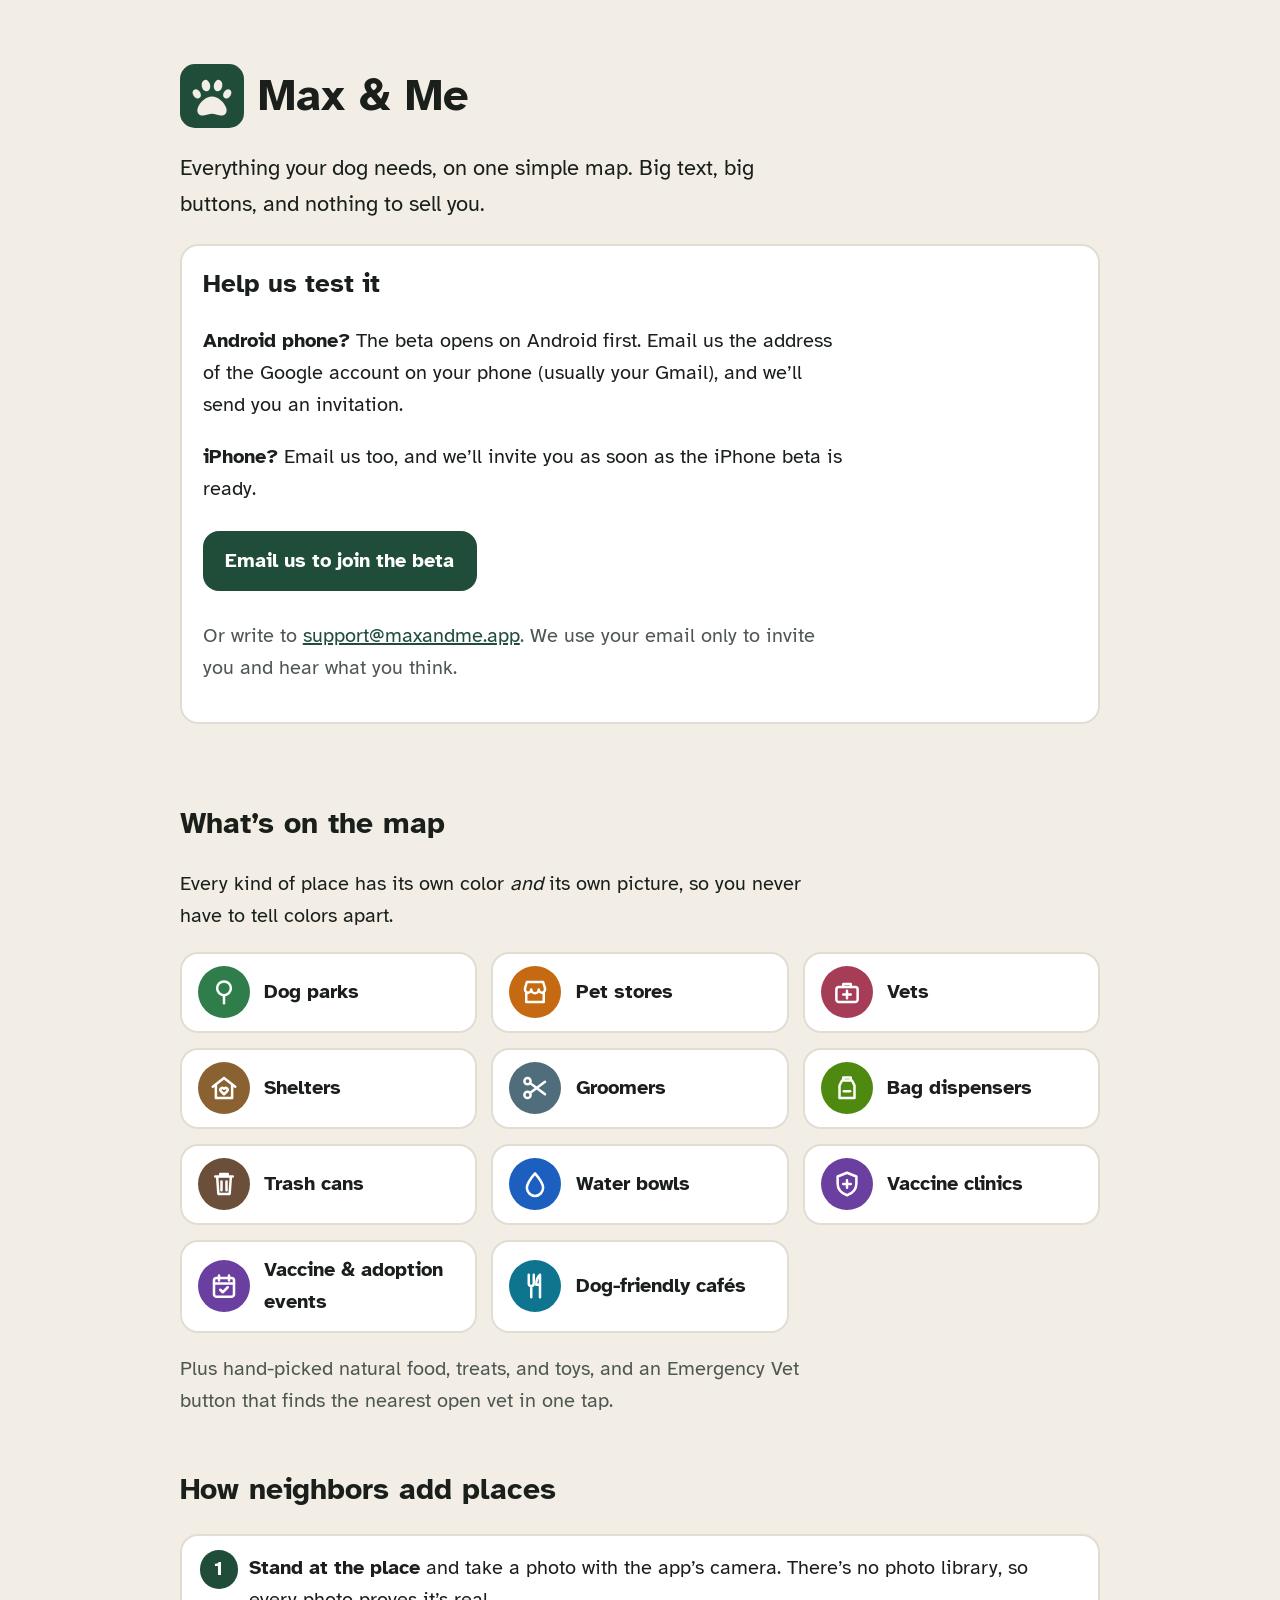
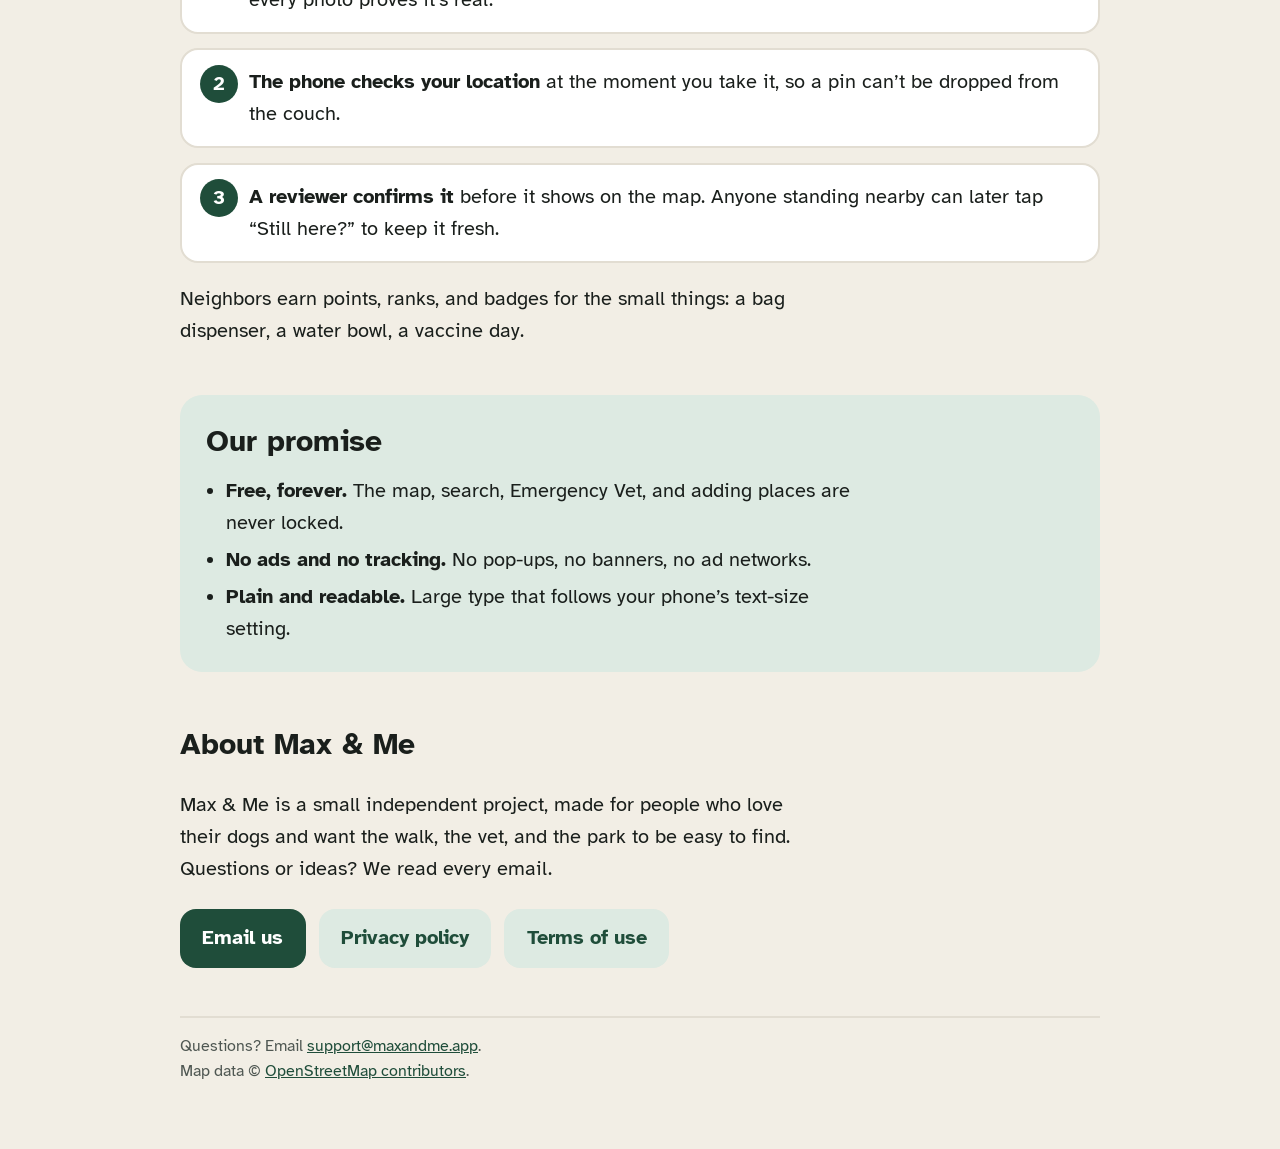
<file: index.html>
<!doctype html>
<html lang="en">
<head>
  <meta charset="utf-8">
  <meta name="viewport" content="width=device-width, initial-scale=1">
  <title>Max &amp; Me — everything your dog needs, on one map</title>
  <meta name="description" content="A simple, large-print map of dog parks, vets, water bowls, bag dispensers, groomers, and more — kept up to date by neighbors.">
  <link rel="preload" href="fonts/AtkinsonHyperlegible_400Regular.ttf" as="font" type="font/ttf" crossorigin>
  <link rel="icon" type="image/png" href="img/favicon.png">
  <link rel="apple-touch-icon" href="img/apple-touch-icon.png">
  <link rel="stylesheet" href="style.css">
</head>
<body>
<main class="wide">
  <div class="hero">
    <h1><img class="logo" src="img/logo.svg" alt="" width="64" height="64">Max &amp; Me</h1>
    <p class="lead">Everything your dog needs, on one simple map. Big text, big buttons, and nothing to sell you.</p>
    <div class="card beta" id="beta">
      <h2>Help us test it</h2>
      <p><strong>Android phone?</strong> The beta opens on Android first. Email us the address of the Google account on your phone (usually your Gmail), and we’ll send you an invitation.</p>
      <p><strong>iPhone?</strong> Email us too, and we’ll invite you as soon as the iPhone beta is ready.</p>
      <a class="button" href="mailto:support@maxandme.app?subject=Max%20%26%20Me%20beta&amp;body=I%E2%80%99d%20like%20to%20test%20Max%20%26%20Me.%0A%0AMy%20phone%20(Android%20or%20iPhone)%3A%20%0AThe%20Google%20account%20email%20on%20my%20phone%20(Android%20only)%3A%20%0ATown%20where%20I%20walk%20my%20dog%3A%20%0A">Email us to join the beta</a>
      <p class="muted">Or write to <a href="mailto:support@maxandme.app">support@maxandme.app</a>. We use your email only to invite you and hear what you think.</p>
    </div>
  </div>

  <section>
    <h2>What’s on the map</h2>
    <p>Every kind of place has its own color <em>and</em> its own picture, so you never have to tell colors apart.</p>
    <ul class="kinds">
      <li style="--c:#2F7D4A"><svg viewBox="0 0 24 24" aria-hidden="true"><circle cx="12" cy="9" r="5.5"/><path d="M12 14.5V21"/></svg>Dog parks</li>
      <li style="--c:#C56A12"><svg viewBox="0 0 24 24" aria-hidden="true"><path d="M4 9l1.5-5h13L20 9v1a2.5 2.5 0 0 1-5 0 2.5 2.5 0 0 1-6 0A2.5 2.5 0 0 1 4 10zM5 13v7h14v-7"/></svg>Pet stores</li>
      <li style="--c:#A63D57"><svg viewBox="0 0 24 24" aria-hidden="true"><rect x="3.5" y="8" width="17" height="12" rx="2"/><path d="M9 8V5.5h6V8M12 11v6M9 14h6"/></svg>Vets</li>
      <li style="--c:#8A6232"><svg viewBox="0 0 24 24" aria-hidden="true"><path d="M3 11l9-7 9 7M5.5 9.5V20h13V9.5"/><path d="M12 17l-2.6-2.5a1.6 1.6 0 0 1 2.6-1.9 1.6 1.6 0 0 1 2.6 1.9z"/></svg>Shelters</li>
      <li style="--c:#4F6D7A"><svg viewBox="0 0 24 24" aria-hidden="true"><circle cx="6" cy="6.5" r="2.5"/><circle cx="6" cy="17.5" r="2.5"/><path d="M8 8l12 9M8 16L20 7"/></svg>Groomers</li>
      <li style="--c:#4F8A10"><svg viewBox="0 0 24 24" aria-hidden="true"><path d="M8 6h8l2 4v10H6V10zM9 6V3.5h6V6"/><path d="M9.5 14.5h5"/></svg>Bag dispensers</li>
      <li style="--c:#6B4F3A"><svg viewBox="0 0 24 24" aria-hidden="true"><path d="M5 6h14M9 6V4h6v2M6.5 6l1 14h9l1-14M10 10v7M14 10v7"/></svg>Trash cans</li>
      <li style="--c:#1D5FBF"><svg viewBox="0 0 24 24" aria-hidden="true"><path d="M12 3.5S5.5 11 5.5 15a6.5 6.5 0 0 0 13 0C18.5 11 12 3.5 12 3.5z"/></svg>Water bowls</li>
      <li style="--c:#6B3FA0"><svg viewBox="0 0 24 24" aria-hidden="true"><path d="M12 3l7.5 3v5.5c0 4.5-3 7.8-7.5 9.5-4.5-1.7-7.5-5-7.5-9.5V6zM12 9v6M9 12h6"/></svg>Vaccine clinics</li>
      <li style="--c:#6B3FA0"><svg viewBox="0 0 24 24" aria-hidden="true"><rect x="4" y="5.5" width="16" height="15" rx="2"/><path d="M4 10h16M8 3.5v4M16 3.5v4M9 15l2 2 4-4"/></svg>Vaccine &amp; adoption events</li>
      <li style="--c:#0E7490"><svg viewBox="0 0 24 24" aria-hidden="true"><path d="M7 3v7a2 2 0 0 0 2 2v9M11 3v7a2 2 0 0 1-2 2M16 21V3c-2 1.5-3 4-3 8h3"/></svg>Dog-friendly cafés</li>
    </ul>
    <p class="muted">Plus hand-picked natural food, treats, and toys, and an Emergency Vet button that finds the nearest open vet in one tap.</p>
  </section>

  <section>
    <h2>How neighbors add places</h2>
    <ol class="steps">
      <li><strong>Stand at the place</strong> and take a photo with the app’s camera. There’s no photo library, so every photo proves it’s real.</li>
      <li><strong>The phone checks your location</strong> at the moment you take it, so a pin can’t be dropped from the couch.</li>
      <li><strong>A reviewer confirms it</strong> before it shows on the map. Anyone standing nearby can later tap “Still here?” to keep it fresh.</li>
    </ol>
    <p>Neighbors earn points, ranks, and badges for the small things: a bag dispenser, a water bowl, a vaccine day.</p>
  </section>

  <section class="promise">
    <h2>Our promise</h2>
    <ul>
      <li><strong>Free, forever.</strong> The map, search, Emergency Vet, and adding places are never locked.</li>
      <li><strong>No ads and no tracking.</strong> No pop-ups, no banners, no ad networks.</li>
      <li><strong>Plain and readable.</strong> Large type that follows your phone’s text-size setting.</li>
    </ul>
  </section>

  <section>
    <h2>About Max &amp; Me</h2>
    <p>Max &amp; Me is a small independent project, made for people who love their dogs and want the walk, the vet, and the park to be easy to find. Questions or ideas? We read every email.</p>
    <div class="buttons">
      <a class="button" href="mailto:support@maxandme.app">Email us</a>
      <a class="button alt" href="privacy">Privacy policy</a>
      <a class="button alt" href="terms">Terms of use</a>
    </div>
  </section>

  <footer>
    Questions? Email <a href="mailto:support@maxandme.app">support@maxandme.app</a>.<br>
    Map data © <a href="https://www.openstreetmap.org/copyright">OpenStreetMap contributors</a>.
  </footer>
</main>
</body>
</html>
</file>
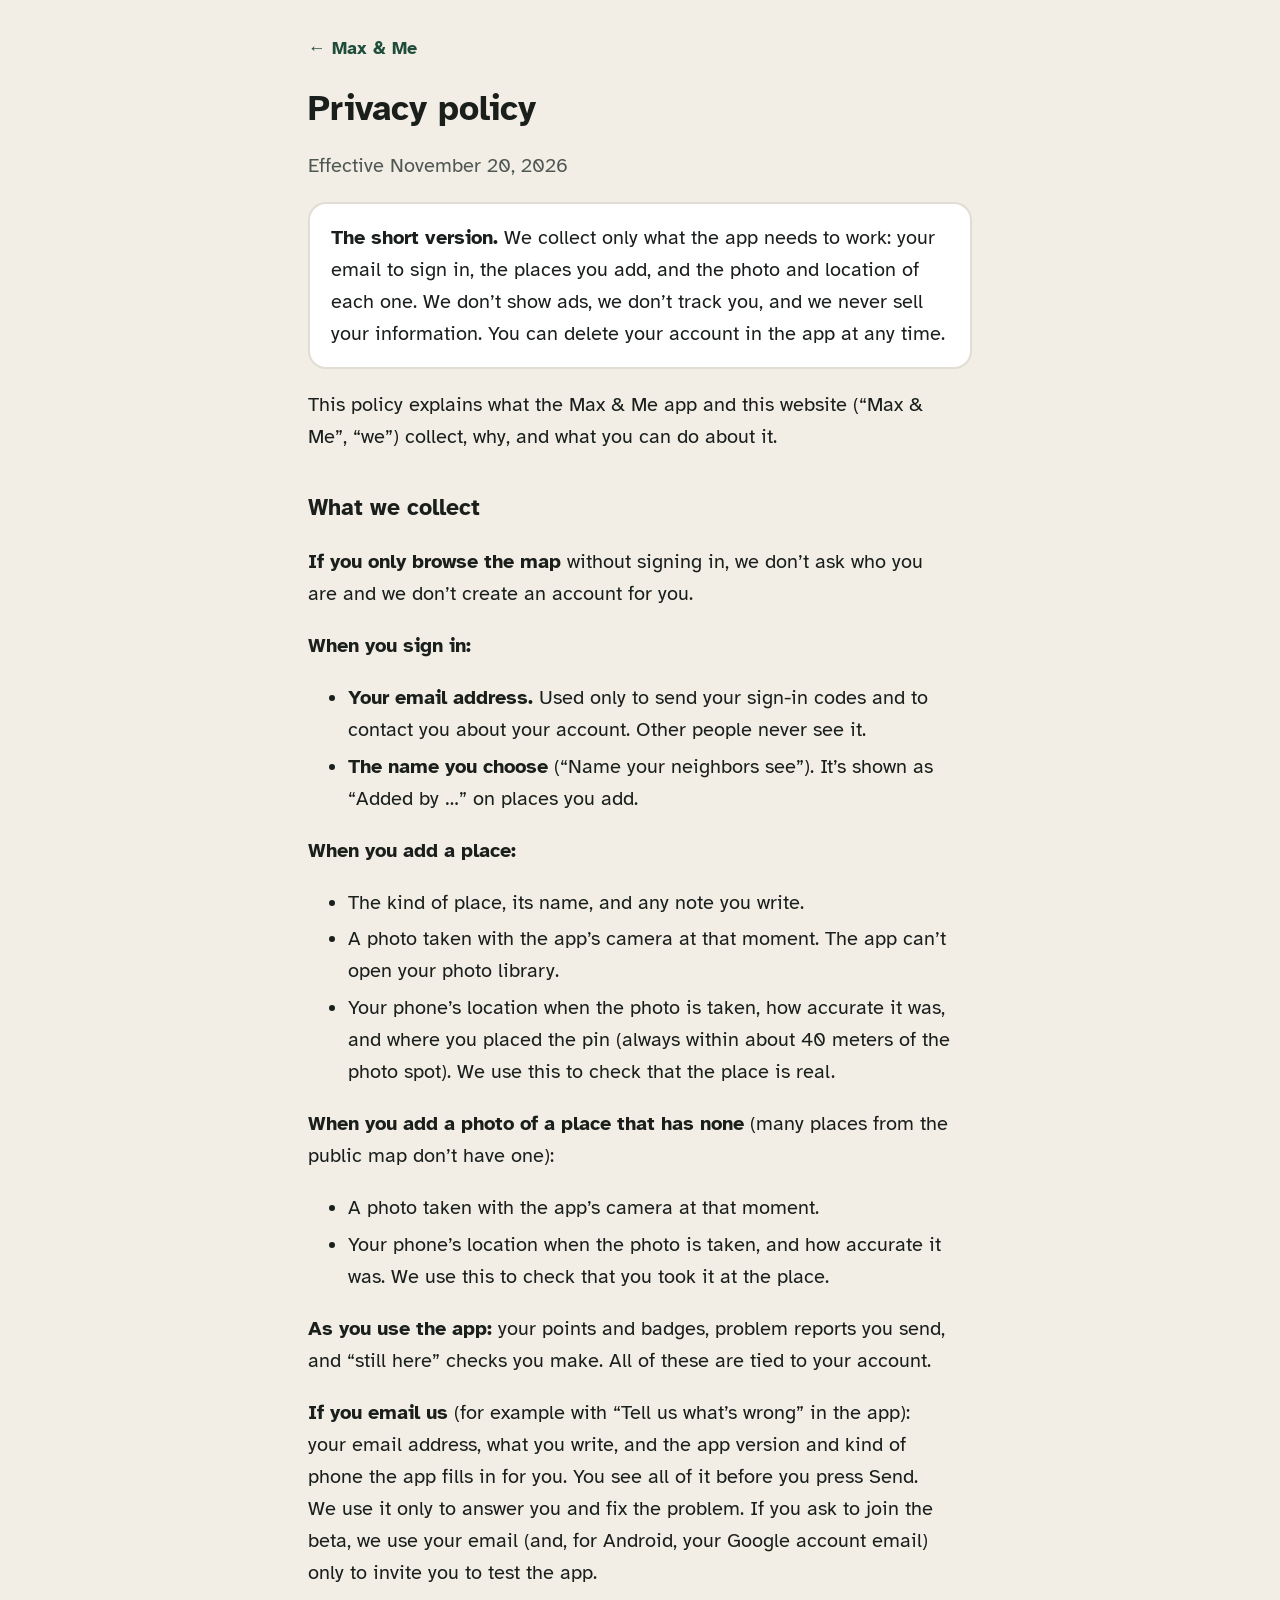
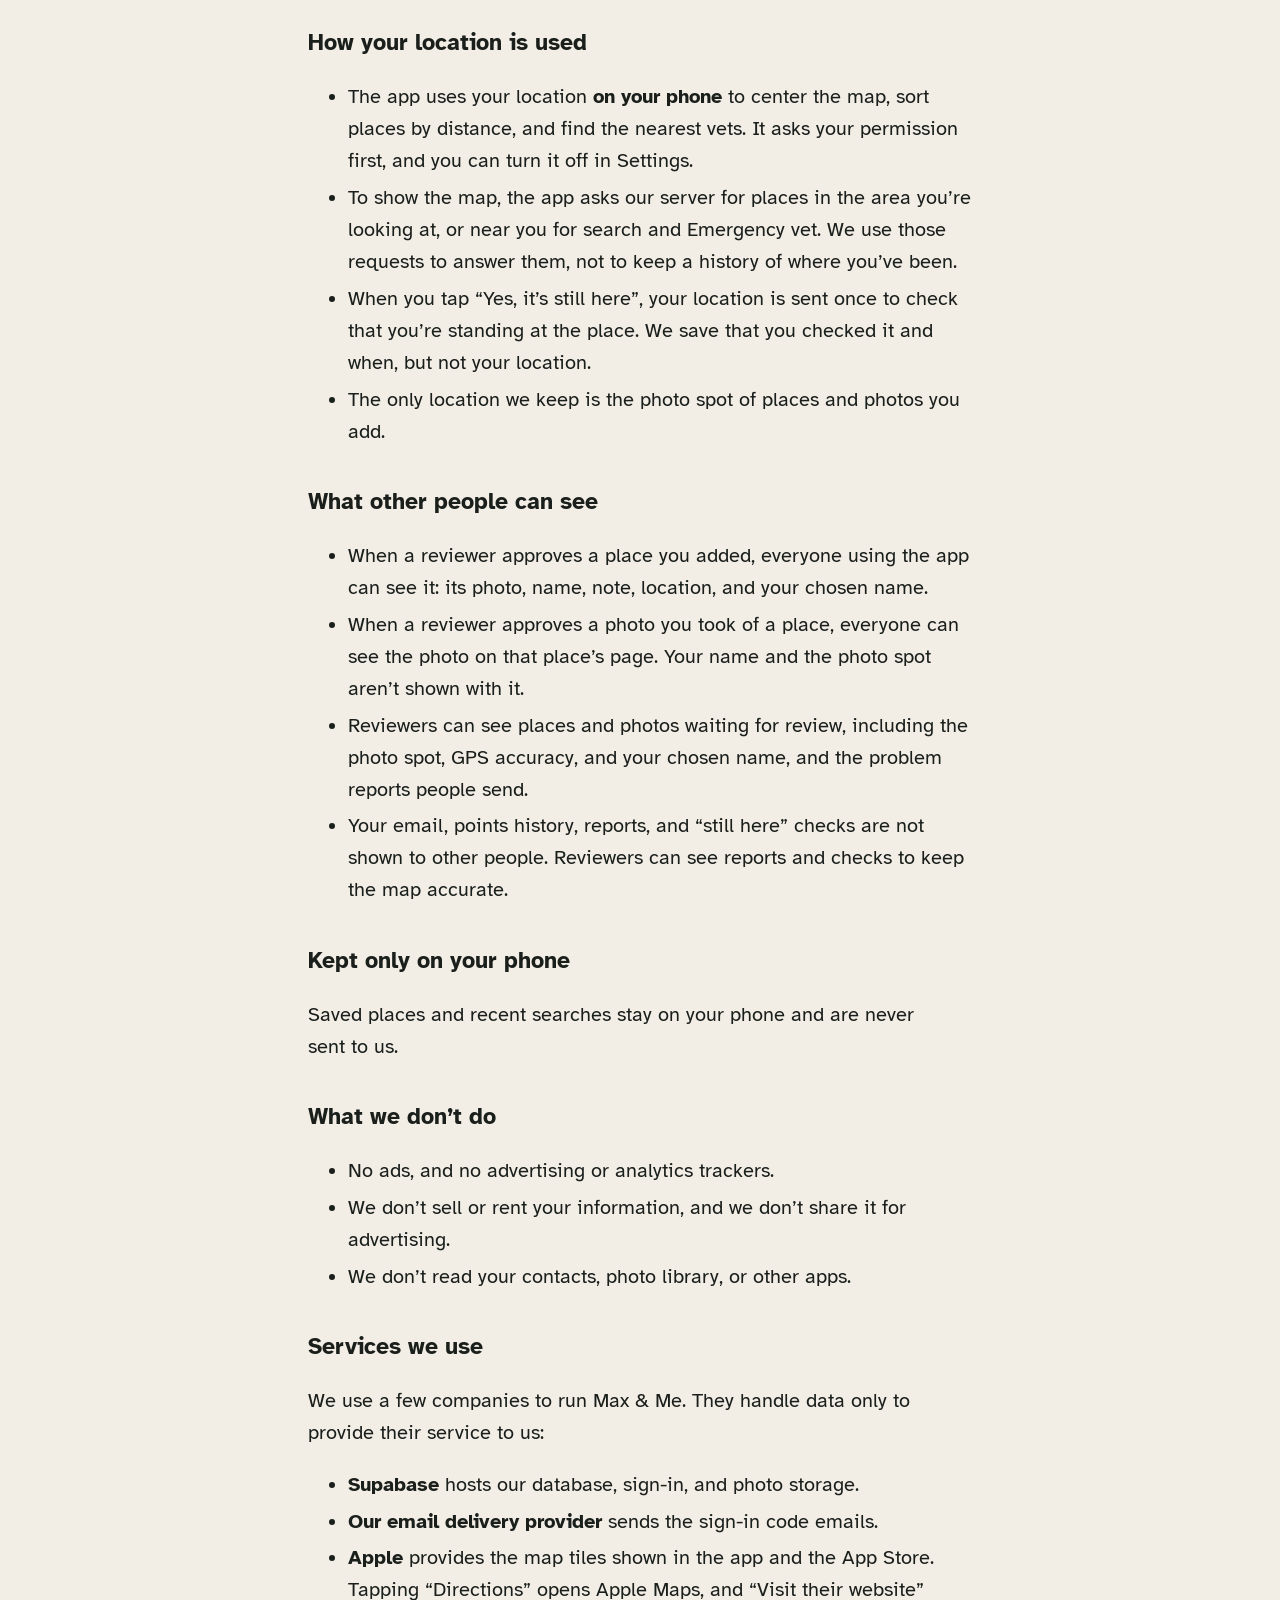
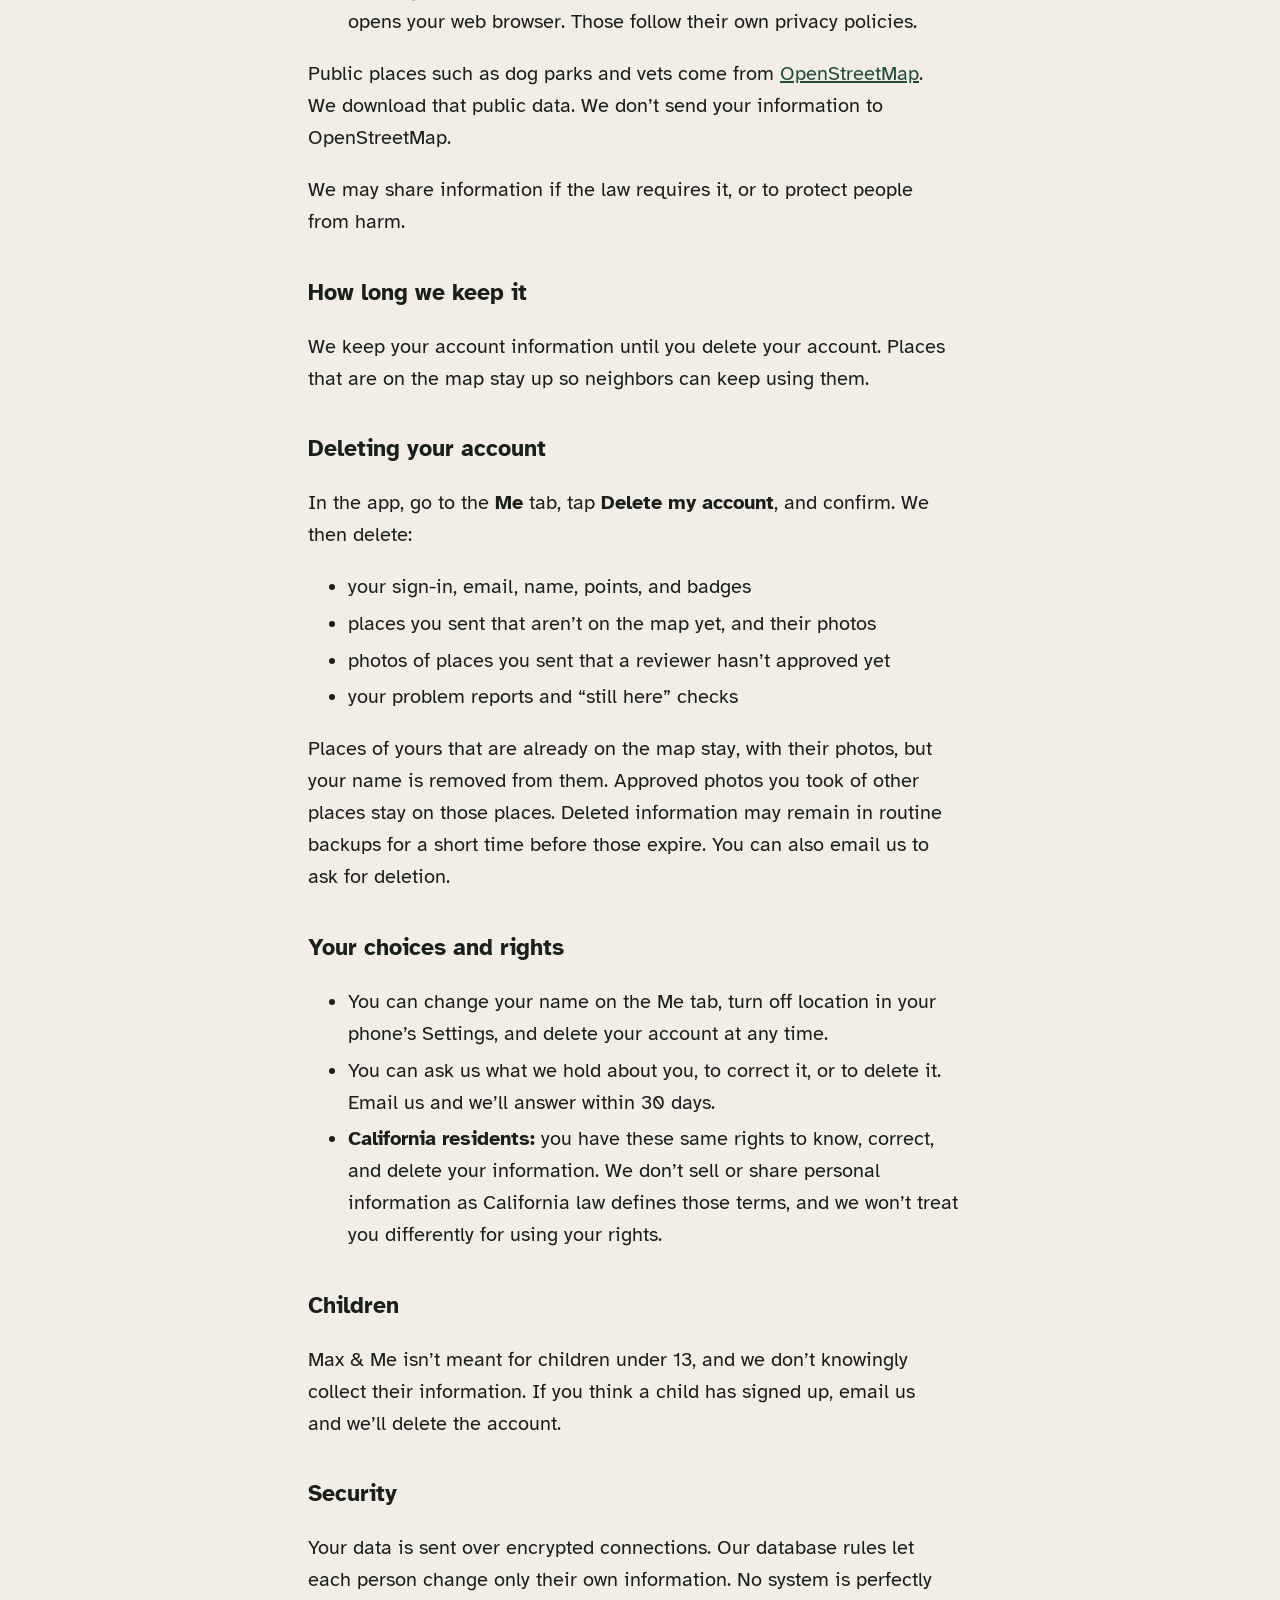
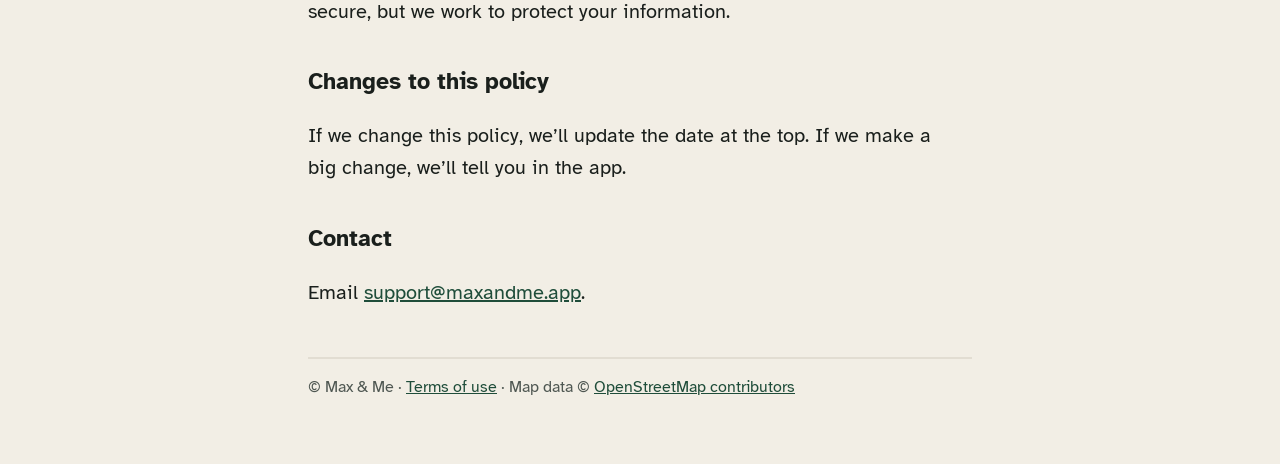
<file: privacy.html>
<!doctype html>
<html lang="en">
<head>
  <meta charset="utf-8">
  <meta name="viewport" content="width=device-width, initial-scale=1">
  <title>Privacy policy — Max &amp; Me</title>
  <link rel="icon" type="image/png" href="img/favicon.png">
  <link rel="apple-touch-icon" href="img/apple-touch-icon.png">
  <link rel="stylesheet" href="style.css">
</head>
<body>
<main>
  <header><a href="./">← Max &amp; Me</a></header>
  <h1>Privacy policy</h1>
  <p class="muted">Effective November 20, 2026</p>

  <div class="card">
    <strong>The short version.</strong> We collect only what the app needs to work: your email to sign in, the places you add, and the photo and location of each one. We don’t show ads, we don’t track you, and we never sell your information. You can delete your account in the app at any time.
  </div>

  <p>This policy explains what the Max &amp; Me app and this website (“Max &amp; Me”, “we”) collect, why, and what you can do about it.</p>

  <h2>What we collect</h2>
  <p><strong>If you only browse the map</strong> without signing in, we don’t ask who you are and we don’t create an account for you.</p>
  <p><strong>When you sign in:</strong></p>
  <ul>
    <li><strong>Your email address.</strong> Used only to send your sign-in codes and to contact you about your account. Other people never see it.</li>
    <li><strong>The name you choose</strong> (“Name your neighbors see”). It’s shown as “Added by …” on places you add.</li>
  </ul>
  <p><strong>When you add a place:</strong></p>
  <ul>
    <li>The kind of place, its name, and any note you write.</li>
    <li>A photo taken with the app’s camera at that moment. The app can’t open your photo library.</li>
    <li>Your phone’s location when the photo is taken, how accurate it was, and where you placed the pin (always within about 40 meters of the photo spot). We use this to check that the place is real.</li>
  </ul>
  <p><strong>When you add a photo of a place that has none</strong> (many places from the public map don’t have one):</p>
  <ul>
    <li>A photo taken with the app’s camera at that moment.</li>
    <li>Your phone’s location when the photo is taken, and how accurate it was. We use this to check that you took it at the place.</li>
  </ul>
  <p><strong>As you use the app:</strong> your points and badges, problem reports you send, and “still here” checks you make. All of these are tied to your account.</p>
  <p><strong>If you email us</strong> (for example with “Tell us what’s wrong” in the app): your email address, what you write, and the app version and kind of phone the app fills in for you. You see all of it before you press Send. We use it only to answer you and fix the problem. If you ask to join the beta, we use your email (and, for Android, your Google account email) only to invite you to test the app.</p>

  <h2>How your location is used</h2>
  <ul>
    <li>The app uses your location <strong>on your phone</strong> to center the map, sort places by distance, and find the nearest vets. It asks your permission first, and you can turn it off in Settings.</li>
    <li>To show the map, the app asks our server for places in the area you’re looking at, or near you for search and Emergency vet. We use those requests to answer them, not to keep a history of where you’ve been.</li>
    <li>When you tap “Yes, it’s still here”, your location is sent once to check that you’re standing at the place. We save that you checked it and when, but not your location.</li>
    <li>The only location we keep is the photo spot of places and photos you add.</li>
  </ul>

  <h2>What other people can see</h2>
  <ul>
    <li>When a reviewer approves a place you added, everyone using the app can see it: its photo, name, note, location, and your chosen name.</li>
    <li>When a reviewer approves a photo you took of a place, everyone can see the photo on that place’s page. Your name and the photo spot aren’t shown with it.</li>
    <li>Reviewers can see places and photos waiting for review, including the photo spot, GPS accuracy, and your chosen name, and the problem reports people send.</li>
    <li>Your email, points history, reports, and “still here” checks are not shown to other people. Reviewers can see reports and checks to keep the map accurate.</li>
  </ul>

  <h2>Kept only on your phone</h2>
  <p>Saved places and recent searches stay on your phone and are never sent to us.</p>

  <h2>What we don’t do</h2>
  <ul>
    <li>No ads, and no advertising or analytics trackers.</li>
    <li>We don’t sell or rent your information, and we don’t share it for advertising.</li>
    <li>We don’t read your contacts, photo library, or other apps.</li>
  </ul>

  <h2>Services we use</h2>
  <p>We use a few companies to run Max &amp; Me. They handle data only to provide their service to us:</p>
  <ul>
    <li><strong>Supabase</strong> hosts our database, sign-in, and photo storage.</li>
    <li><strong>Our email delivery provider</strong> sends the sign-in code emails.</li>
    <li><strong>Apple</strong> provides the map tiles shown in the app and the App Store. Tapping “Directions” opens Apple Maps, and “Visit their website” opens your web browser. Those follow their own privacy policies.</li>
  </ul>
  <p>Public places such as dog parks and vets come from <a href="https://www.openstreetmap.org/copyright">OpenStreetMap</a>. We download that public data. We don’t send your information to OpenStreetMap.</p>
  <p>We may share information if the law requires it, or to protect people from harm.</p>

  <h2>How long we keep it</h2>
  <p>We keep your account information until you delete your account. Places that are on the map stay up so neighbors can keep using them.</p>

  <h2>Deleting your account</h2>
  <p>In the app, go to the <strong>Me</strong> tab, tap <strong>Delete my account</strong>, and confirm. We then delete:</p>
  <ul>
    <li>your sign-in, email, name, points, and badges</li>
    <li>places you sent that aren’t on the map yet, and their photos</li>
    <li>photos of places you sent that a reviewer hasn’t approved yet</li>
    <li>your problem reports and “still here” checks</li>
  </ul>
  <p>Places of yours that are already on the map stay, with their photos, but your name is removed from them. Approved photos you took of other places stay on those places. Deleted information may remain in routine backups for a short time before those expire. You can also email us to ask for deletion.</p>

  <h2>Your choices and rights</h2>
  <ul>
    <li>You can change your name on the Me tab, turn off location in your phone’s Settings, and delete your account at any time.</li>
    <li>You can ask us what we hold about you, to correct it, or to delete it. Email us and we’ll answer within 30 days.</li>
    <li><strong>California residents:</strong> you have these same rights to know, correct, and delete your information. We don’t sell or share personal information as California law defines those terms, and we won’t treat you differently for using your rights.</li>
  </ul>

  <h2>Children</h2>
  <p>Max &amp; Me isn’t meant for children under 13, and we don’t knowingly collect their information. If you think a child has signed up, email us and we’ll delete the account.</p>

  <h2>Security</h2>
  <p>Your data is sent over encrypted connections. Our database rules let each person change only their own information. No system is perfectly secure, but we work to protect your information.</p>

  <h2>Changes to this policy</h2>
  <p>If we change this policy, we’ll update the date at the top. If we make a big change, we’ll tell you in the app.</p>

  <h2>Contact</h2>
  <p>Email <a href="mailto:support@maxandme.app">support@maxandme.app</a>.</p>

  <footer>© Max &amp; Me · <a href="terms">Terms of use</a> · Map data © <a href="https://www.openstreetmap.org/copyright">OpenStreetMap contributors</a></footer>
</main>
</body>
</html>
</file>
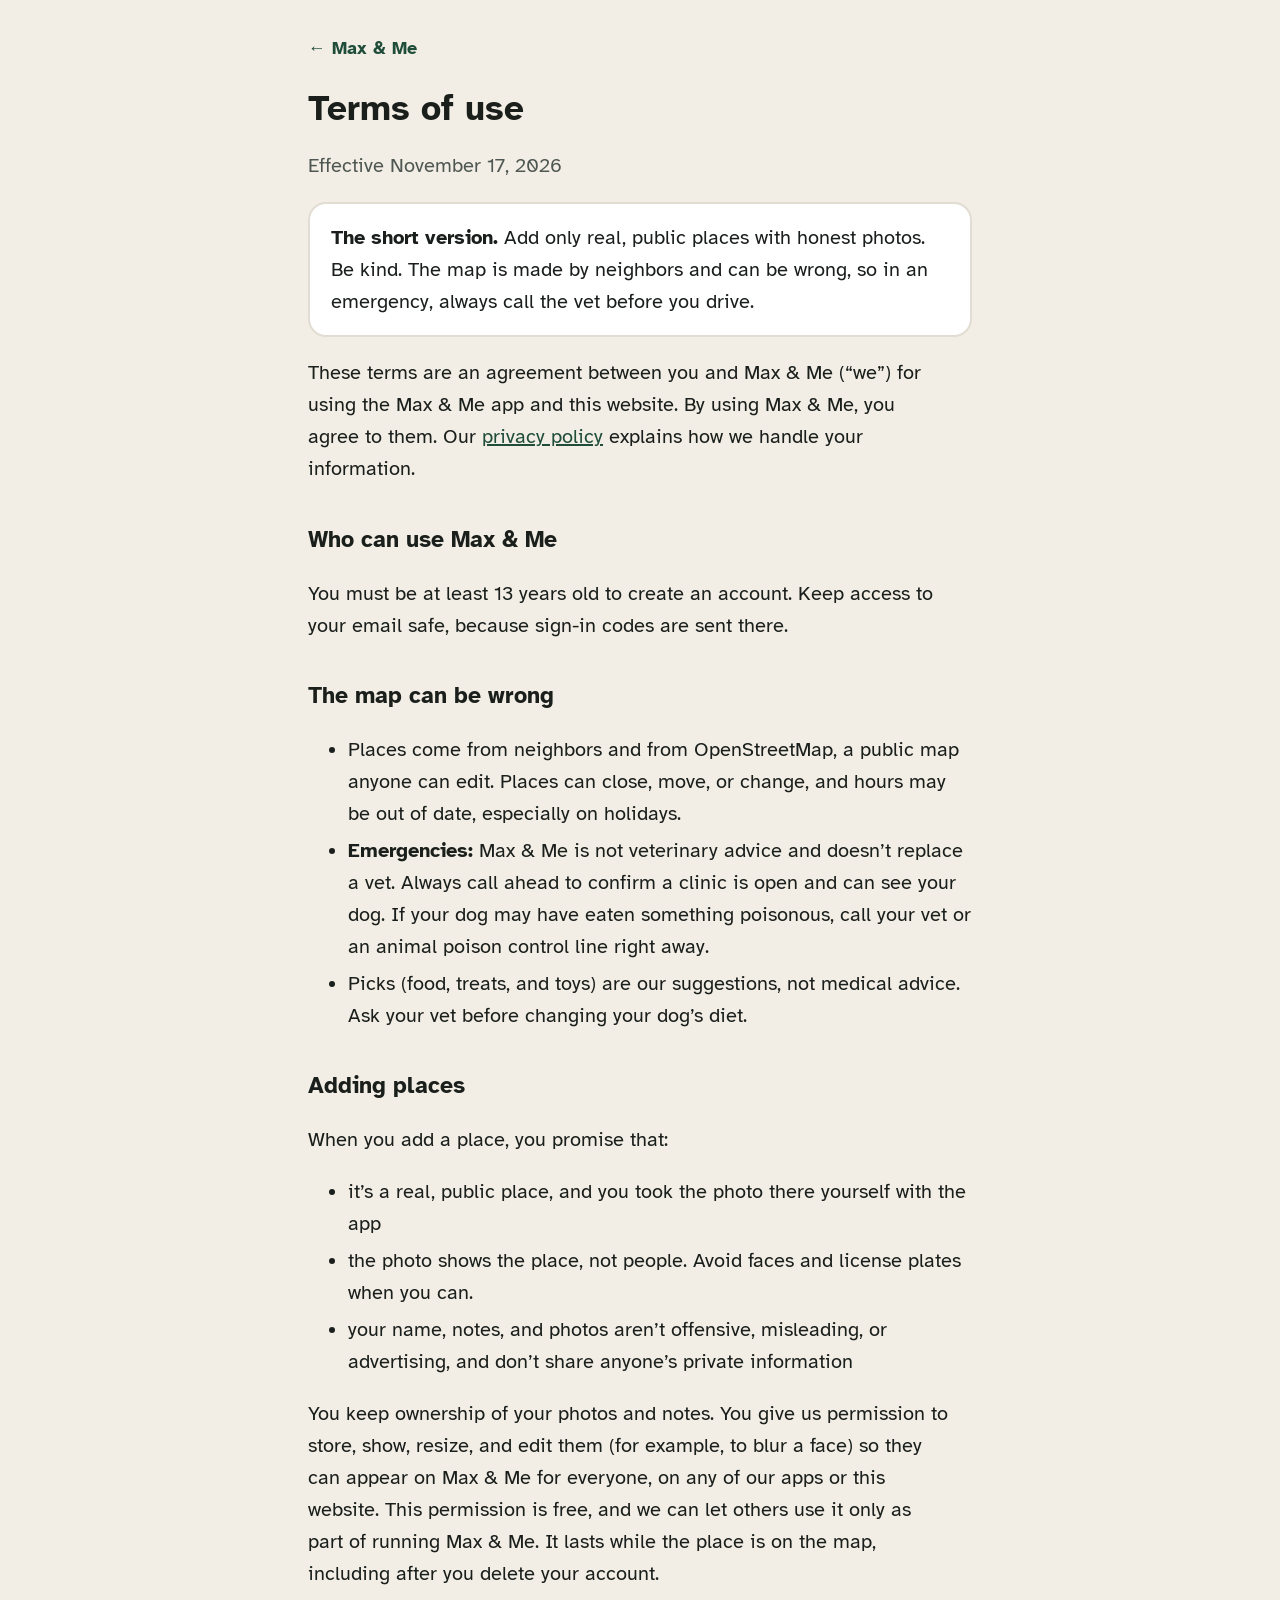
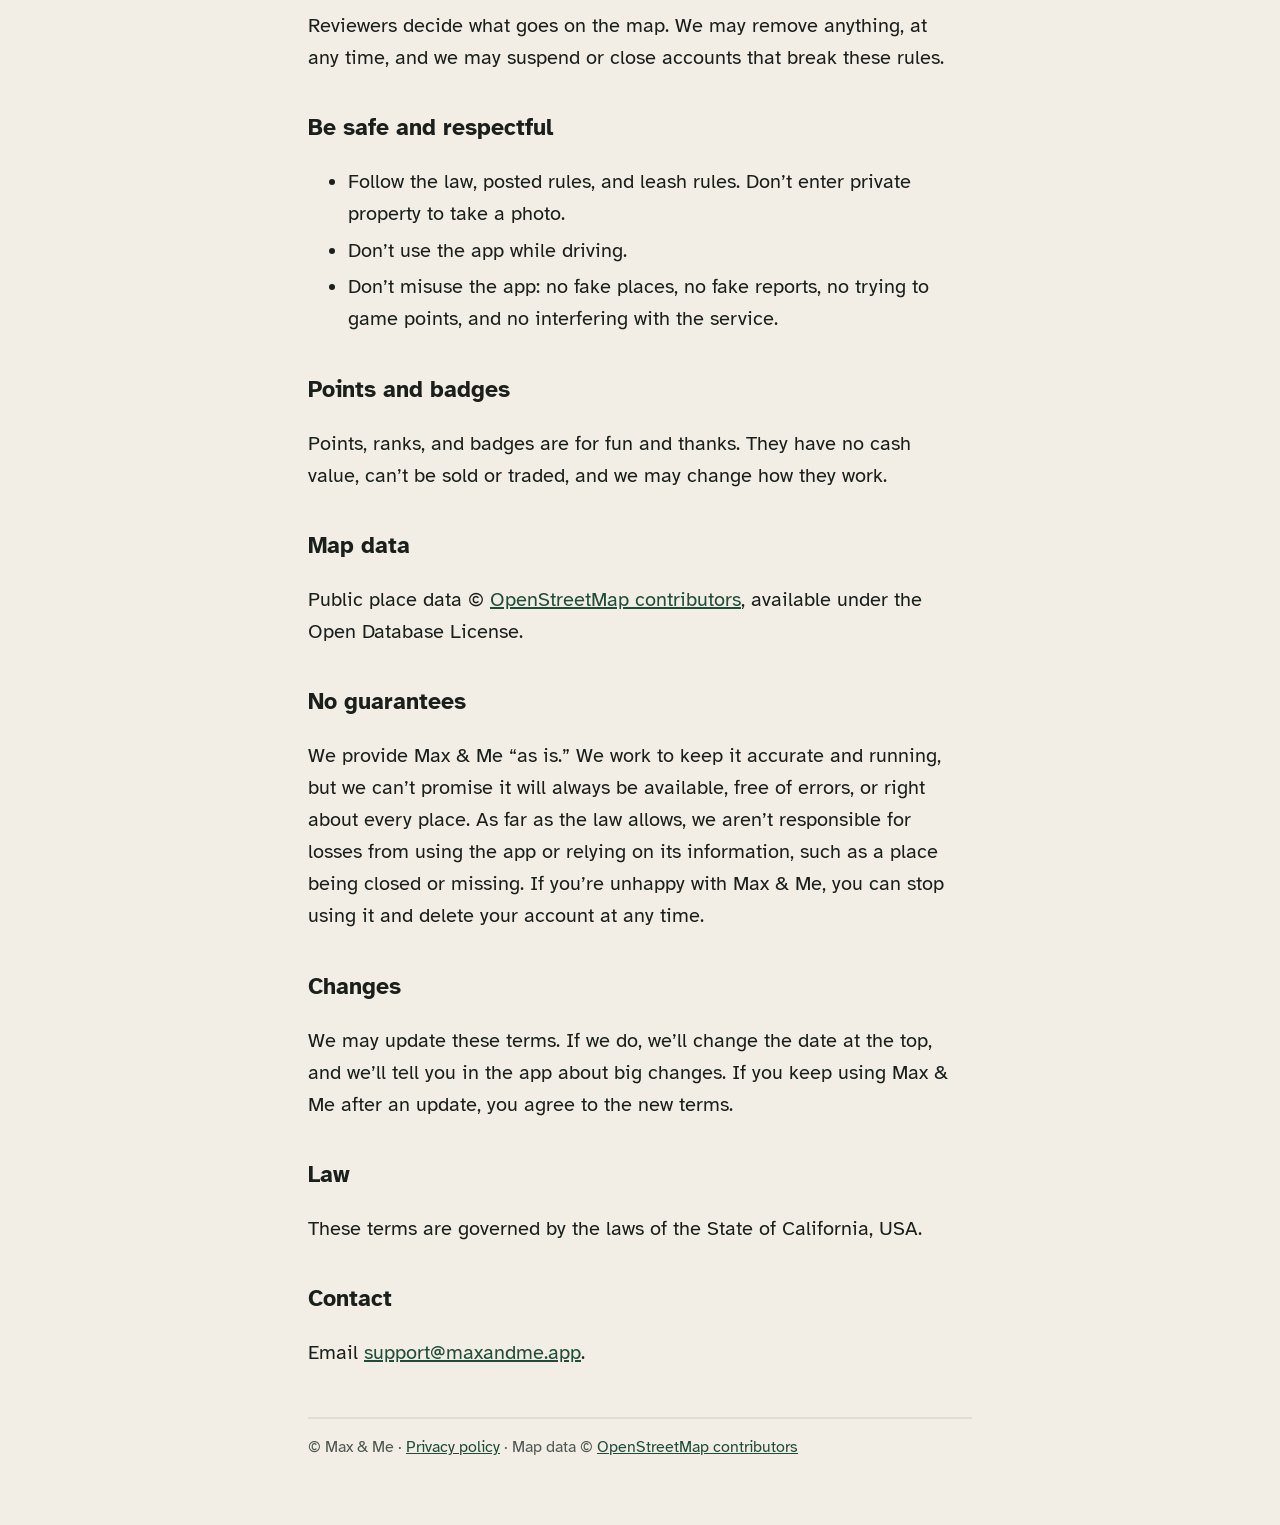
<file: terms.html>
<!doctype html>
<html lang="en">
<head>
  <meta charset="utf-8">
  <meta name="viewport" content="width=device-width, initial-scale=1">
  <title>Terms of use — Max &amp; Me</title>
  <link rel="icon" type="image/png" href="img/favicon.png">
  <link rel="apple-touch-icon" href="img/apple-touch-icon.png">
  <link rel="stylesheet" href="style.css">
</head>
<body>
<main>
  <header><a href="./">← Max &amp; Me</a></header>
  <h1>Terms of use</h1>
  <p class="muted">Effective November 17, 2026</p>

  <div class="card">
    <strong>The short version.</strong> Add only real, public places with honest photos. Be kind. The map is made by neighbors and can be wrong, so in an emergency, always call the vet before you drive.
  </div>

  <p>These terms are an agreement between you and Max &amp; Me (“we”) for using the Max &amp; Me app and this website. By using Max &amp; Me, you agree to them. Our <a href="privacy">privacy policy</a> explains how we handle your information.</p>

  <h2>Who can use Max &amp; Me</h2>
  <p>You must be at least 13 years old to create an account. Keep access to your email safe, because sign-in codes are sent there.</p>

  <h2>The map can be wrong</h2>
  <ul>
    <li>Places come from neighbors and from OpenStreetMap, a public map anyone can edit. Places can close, move, or change, and hours may be out of date, especially on holidays.</li>
    <li><strong>Emergencies:</strong> Max &amp; Me is not veterinary advice and doesn’t replace a vet. Always call ahead to confirm a clinic is open and can see your dog. If your dog may have eaten something poisonous, call your vet or an animal poison control line right away.</li>
    <li>Picks (food, treats, and toys) are our suggestions, not medical advice. Ask your vet before changing your dog’s diet.</li>
  </ul>

  <h2>Adding places</h2>
  <p>When you add a place, you promise that:</p>
  <ul>
    <li>it’s a real, public place, and you took the photo there yourself with the app</li>
    <li>the photo shows the place, not people. Avoid faces and license plates when you can.</li>
    <li>your name, notes, and photos aren’t offensive, misleading, or advertising, and don’t share anyone’s private information</li>
  </ul>
  <p>You keep ownership of your photos and notes. You give us permission to store, show, resize, and edit them (for example, to blur a face) so they can appear on Max &amp; Me for everyone, on any of our apps or this website. This permission is free, and we can let others use it only as part of running Max &amp; Me. It lasts while the place is on the map, including after you delete your account.</p>
  <p>Reviewers decide what goes on the map. We may remove anything, at any time, and we may suspend or close accounts that break these rules.</p>

  <h2>Be safe and respectful</h2>
  <ul>
    <li>Follow the law, posted rules, and leash rules. Don’t enter private property to take a photo.</li>
    <li>Don’t use the app while driving.</li>
    <li>Don’t misuse the app: no fake places, no fake reports, no trying to game points, and no interfering with the service.</li>
  </ul>

  <h2>Points and badges</h2>
  <p>Points, ranks, and badges are for fun and thanks. They have no cash value, can’t be sold or traded, and we may change how they work.</p>

  <h2>Map data</h2>
  <p>Public place data © <a href="https://www.openstreetmap.org/copyright">OpenStreetMap contributors</a>, available under the Open Database License.</p>

  <h2>No guarantees</h2>
  <p>We provide Max &amp; Me “as is.” We work to keep it accurate and running, but we can’t promise it will always be available, free of errors, or right about every place. As far as the law allows, we aren’t responsible for losses from using the app or relying on its information, such as a place being closed or missing. If you’re unhappy with Max &amp; Me, you can stop using it and delete your account at any time.</p>

  <h2>Changes</h2>
  <p>We may update these terms. If we do, we’ll change the date at the top, and we’ll tell you in the app about big changes. If you keep using Max &amp; Me after an update, you agree to the new terms.</p>

  <h2>Law</h2>
  <p>These terms are governed by the laws of the State of California, USA.</p>

  <h2>Contact</h2>
  <p>Email <a href="mailto:support@maxandme.app">support@maxandme.app</a>.</p>

  <footer>© Max &amp; Me · <a href="privacy">Privacy policy</a> · Map data © <a href="https://www.openstreetmap.org/copyright">OpenStreetMap contributors</a></footer>
</main>
</body>
</html>
</file>
<file: style.css>
@font-face { font-family: "Atkinson Hyperlegible"; src: url("fonts/AtkinsonHyperlegible_400Regular.ttf") format("truetype"); font-weight: 400; font-display: swap; }
@font-face { font-family: "Atkinson Hyperlegible"; src: url("fonts/AtkinsonHyperlegible_700Bold.ttf") format("truetype"); font-weight: 700; font-display: swap; }
:root {
  --bg: #F2EEE5;
  --ink: #1A1F1C;
  --muted: #4F5752;
  --card: #FFFFFF;
  --brand: #1F4D3A;
  --soft: #DDEAE2;
  --line: #E2DDD2;
  color-scheme: light;
}
@media (prefers-color-scheme: dark) {
  :root {
    --bg: #1C1917;
    --ink: #F5F5F4;
    --muted: #D6D3D1;
    --card: #292524;
    --brand: #7FC4A0;
    --soft: #24352D;
    --line: #44403C;
    color-scheme: dark;
  }
}
* { box-sizing: border-box; }
body {
  margin: 0;
  background: var(--bg);
  color: var(--ink);
  font: 20px/1.6 "Atkinson Hyperlegible", -apple-system, BlinkMacSystemFont, "Segoe UI", Roboto, Helvetica, Arial, sans-serif;
}
main { max-width: 44rem; margin: 0 auto; padding: 2rem 1.25rem 4rem; }
header a { color: var(--brand); font-weight: 700; text-decoration: none; font-size: 1.1rem; }
h1 { font-size: 2.2rem; line-height: 1.2; margin: 1.5rem 0 0.5rem; }
h2 { font-size: 1.45rem; margin: 2.2rem 0 0.4rem; }
p, li { max-width: 40rem; }
li { margin: 0.3rem 0; }
a { color: var(--brand); }
.muted { color: var(--muted); }
.card {
  background: var(--card);
  border: 2px solid var(--line);
  border-radius: 18px;
  padding: 1.1rem 1.3rem;
  margin: 1.2rem 0;
}
.buttons { display: flex; flex-wrap: wrap; gap: 0.8rem; margin: 1.5rem 0; }
.button {
  display: inline-block;
  min-height: 56px;
  padding: 0.85rem 1.4rem;
  border-radius: 16px;
  background: var(--brand);
  color: #fff;
  font-weight: 700;
  text-decoration: none;
}
@media (prefers-color-scheme: dark) { .button { color: #1A1F1C; } }
footer { margin-top: 3rem; border-top: 2px solid var(--line); padding-top: 1rem; font-size: 1rem; color: var(--muted); }

/* Home page */
.wide { max-width: 60rem; }
.hero { padding: 1.5rem 0 0.5rem; }
.hero h1 { font-size: 2.8rem; margin-top: 0.5rem; }
.hero h1 { display: flex; align-items: center; gap: 0.9rem; }
.logo { width: 64px; height: 64px; border-radius: 15px; flex: none; }
.beta h2 { margin: 0 0 0.4rem; font-size: 1.6rem; }
.beta .button { margin: 0.4rem 0 0.6rem; }
.hero .lead { font-size: 1.4rem; max-width: 36rem; }
.button.alt { background: var(--soft); color: var(--brand); }
section { margin-top: 3rem; }
section > h2 { font-size: 1.9rem; margin-top: 0; }
.kinds { list-style: none; padding: 0; margin: 1.2rem 0; display: grid; grid-template-columns: repeat(auto-fill, minmax(15rem, 1fr)); gap: 0.9rem; }
.kinds li { margin: 0; max-width: none; display: flex; align-items: center; gap: 0.9rem; background: var(--card); border: 2px solid var(--line); border-radius: 18px; padding: 0.8rem 1rem; font-weight: 700; }
.kinds svg { flex: none; width: 52px; height: 52px; padding: 11px; border-radius: 50%; background: var(--c); stroke: #fff; fill: none; stroke-width: 2; stroke-linecap: round; stroke-linejoin: round; }
.steps { list-style: none; counter-reset: s; padding: 0; display: grid; gap: 0.9rem; }
.steps li { counter-increment: s; margin: 0; max-width: none; background: var(--card); border: 2px solid var(--line); border-radius: 18px; padding: 1rem 1.3rem 1rem 4.2rem; position: relative; }
.steps li::before { content: counter(s); position: absolute; left: 1.1rem; top: 0.9rem; width: 2.4rem; height: 2.4rem; border-radius: 50%; background: var(--brand); color: #fff; font-weight: 700; display: grid; place-items: center; }
@media (prefers-color-scheme: dark) { .steps li::before { color: #1A1F1C; } }
.promise { background: var(--soft); border-radius: 22px; padding: 1.4rem 1.6rem; }
.promise ul { padding-left: 1.3rem; margin: 0.6rem 0 0; }
@media (max-width: 30rem) { .hero h1 { font-size: 2.2rem; } .hero .lead { font-size: 1.25rem; } }
</file>
